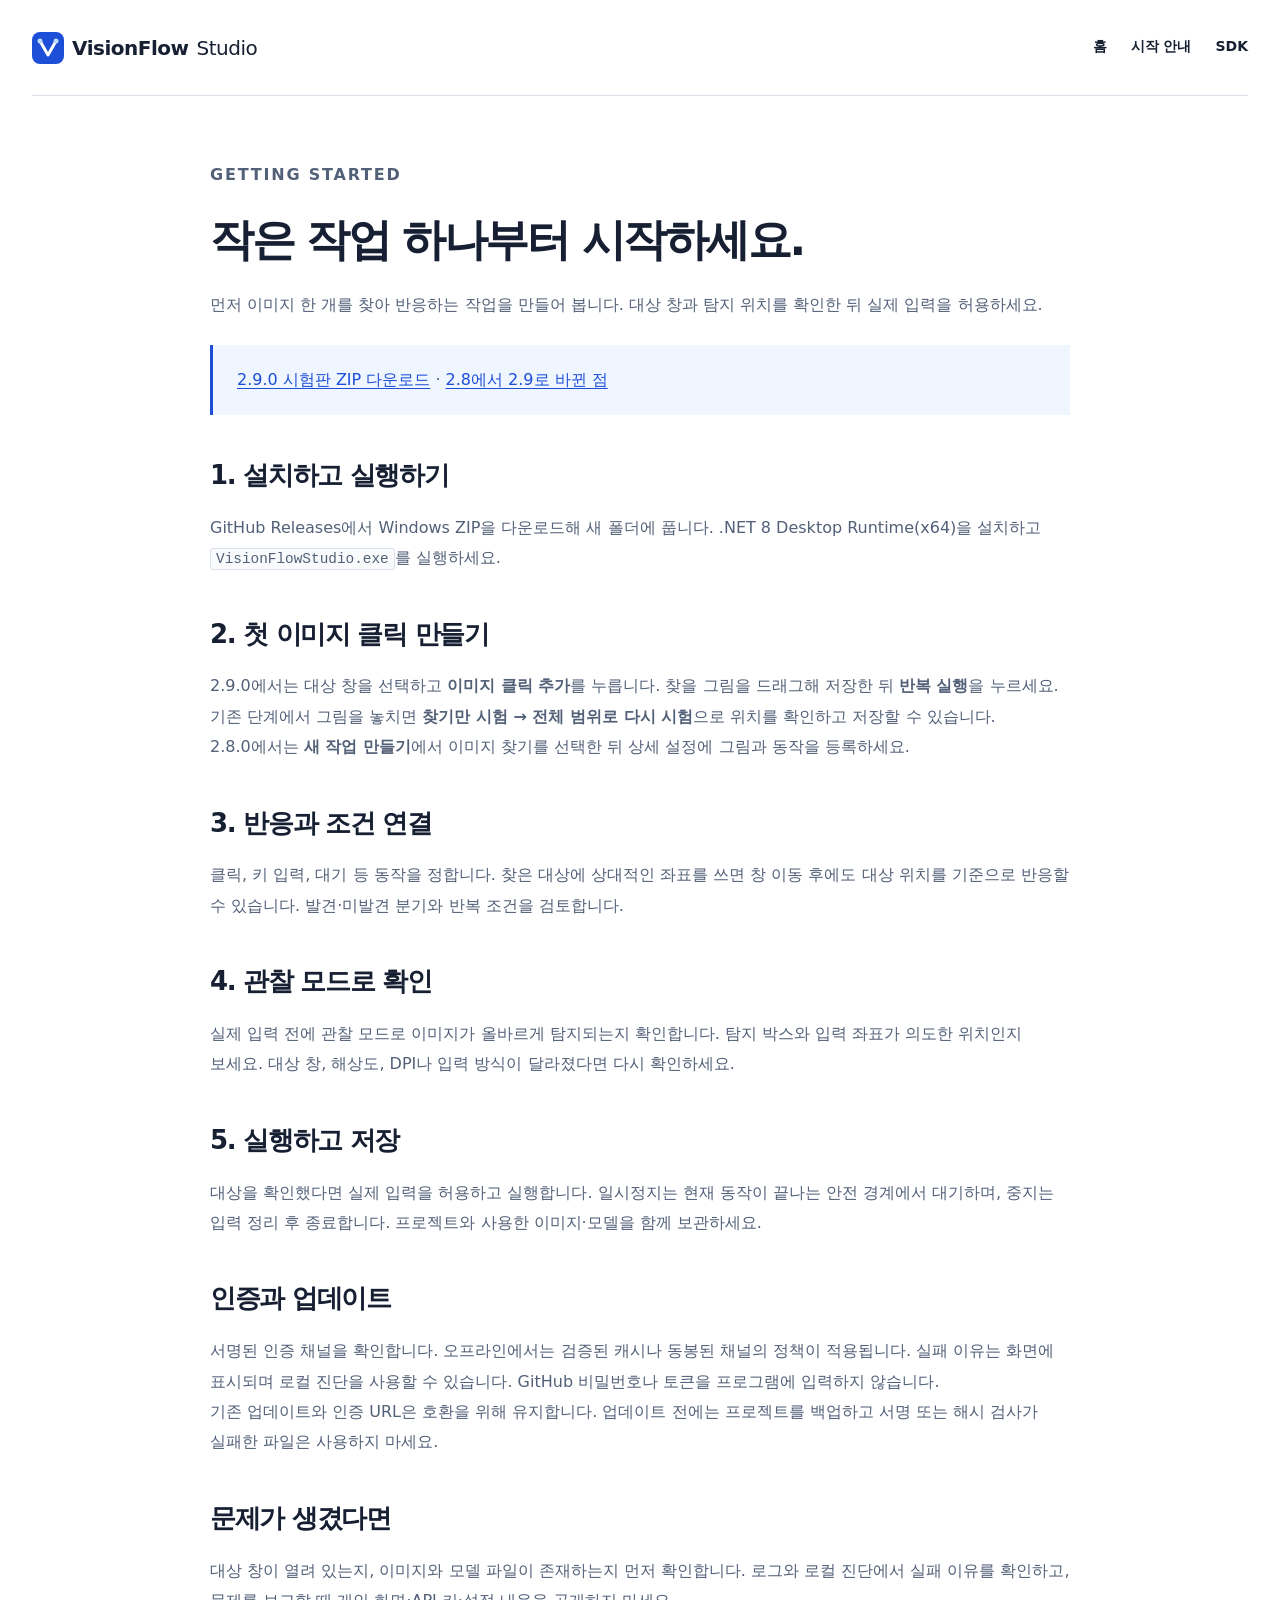
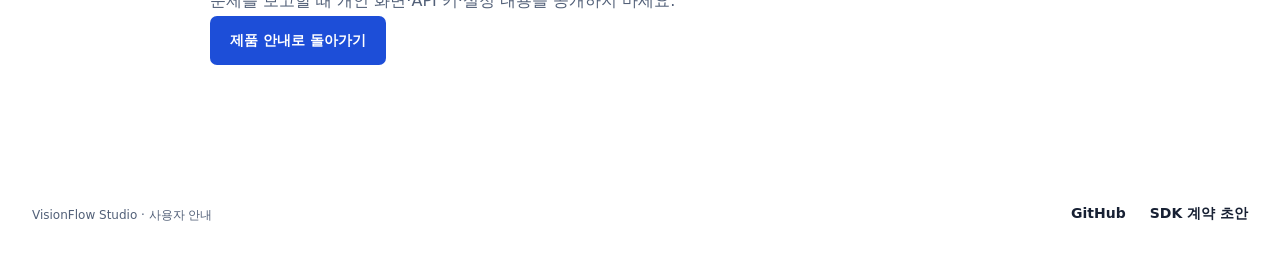
<file: site/docs/getting-started.html>
<!doctype html><html lang="ko"><head><meta charset="utf-8"><meta name="viewport" content="width=device-width,initial-scale=1"><title>첫 프로젝트 만들기 — VisionFlow Studio</title><meta name="description" content="VisionFlow Studio 설치, 대상 선택, 작업 만들기와 관찰 모드 안내."><link rel="icon" href="../favicon.svg"><link rel="stylesheet" href="../styles.css"></head><body><a class="skip-link" href="#main">본문으로 이동</a><header class="site-header wrap"><a class="brand" href="../"><img src="../favicon.svg" width="32" height="32" alt="">VisionFlow <span>Studio</span></a><nav aria-label="주 메뉴"><a href="../">홈</a><a href="getting-started.html" aria-current="page">시작 안내</a><a href="sdk.html">SDK</a></nav></header><main id="main" class="doc-main wrap" tabindex="-1"><p class="eyebrow">GETTING STARTED</p><h1>작은 작업 하나부터 시작하세요.</h1><p>먼저 이미지 한 개를 찾아 반응하는 작업을 만들어 봅니다. 대상 창과 탐지 위치를 확인한 뒤 실제 입력을 허용하세요.</p><div class="notice"><p><a href="https://github.com/ko9ma7/VisionFlow-Studio/releases/download/v2.9.0-preview.20261124/VisionFlow-Studio-v2.9.0-preview-win-x64.zip">2.9.0 시험판 ZIP 다운로드</a> · <a href="https://github.com/ko9ma7/VisionFlow-Studio/blob/main/release-notes/2.9.0.md">2.8에서 2.9로 바뀐 점</a></p></div><h2>1. 설치하고 실행하기</h2><p>GitHub Releases에서 Windows ZIP을 다운로드해 새 폴더에 풉니다. .NET 8 Desktop Runtime(x64)을 설치하고 <code>VisionFlowStudio.exe</code>를 실행하세요.</p><h2>2. 첫 이미지 클릭 만들기</h2><p>2.9.0에서는 대상 창을 선택하고 <strong>이미지 클릭 추가</strong>를 누릅니다. 찾을 그림을 드래그해 저장한 뒤 <strong>반복 실행</strong>을 누르세요. 기존 단계에서 그림을 놓치면 <strong>찾기만 시험 → 전체 범위로 다시 시험</strong>으로 위치를 확인하고 저장할 수 있습니다.</p><p>2.8.0에서는 <strong>새 작업 만들기</strong>에서 이미지 찾기를 선택한 뒤 상세 설정에 그림과 동작을 등록하세요.</p><h2>3. 반응과 조건 연결</h2><p>클릭, 키 입력, 대기 등 동작을 정합니다. 찾은 대상에 상대적인 좌표를 쓰면 창 이동 후에도 대상 위치를 기준으로 반응할 수 있습니다. 발견·미발견 분기와 반복 조건을 검토합니다.</p><h2>4. 관찰 모드로 확인</h2><p>실제 입력 전에 관찰 모드로 이미지가 올바르게 탐지되는지 확인합니다. 탐지 박스와 입력 좌표가 의도한 위치인지 보세요. 대상 창, 해상도, DPI나 입력 방식이 달라졌다면 다시 확인하세요.</p><h2>5. 실행하고 저장</h2><p>대상을 확인했다면 실제 입력을 허용하고 실행합니다. 일시정지는 현재 동작이 끝나는 안전 경계에서 대기하며, 중지는 입력 정리 후 종료합니다. 프로젝트와 사용한 이미지·모델을 함께 보관하세요.</p><h2>인증과 업데이트</h2><p>서명된 인증 채널을 확인합니다. 오프라인에서는 검증된 캐시나 동봉된 채널의 정책이 적용됩니다. 실패 이유는 화면에 표시되며 로컬 진단을 사용할 수 있습니다. GitHub 비밀번호나 토큰을 프로그램에 입력하지 않습니다.</p><p>기존 업데이트와 인증 URL은 호환을 위해 유지합니다. 업데이트 전에는 프로젝트를 백업하고 서명 또는 해시 검사가 실패한 파일은 사용하지 마세요.</p><h2>문제가 생겼다면</h2><p>대상 창이 열려 있는지, 이미지와 모델 파일이 존재하는지 먼저 확인합니다. 로그와 로컬 진단에서 실패 이유를 확인하고, 문제를 보고할 때 개인 화면·API 키·설정 내용을 공개하지 마세요.</p><p><a class="button primary" href="../">제품 안내로 돌아가기</a></p></main><footer class="site-footer wrap"><p>VisionFlow Studio · 사용자 안내</p><nav aria-label="하단 메뉴"><a href="https://github.com/ko9ma7/VisionFlow-Studio">GitHub</a><a href="sdk.html">SDK 계약 초안</a></nav></footer></body></html>
</file>
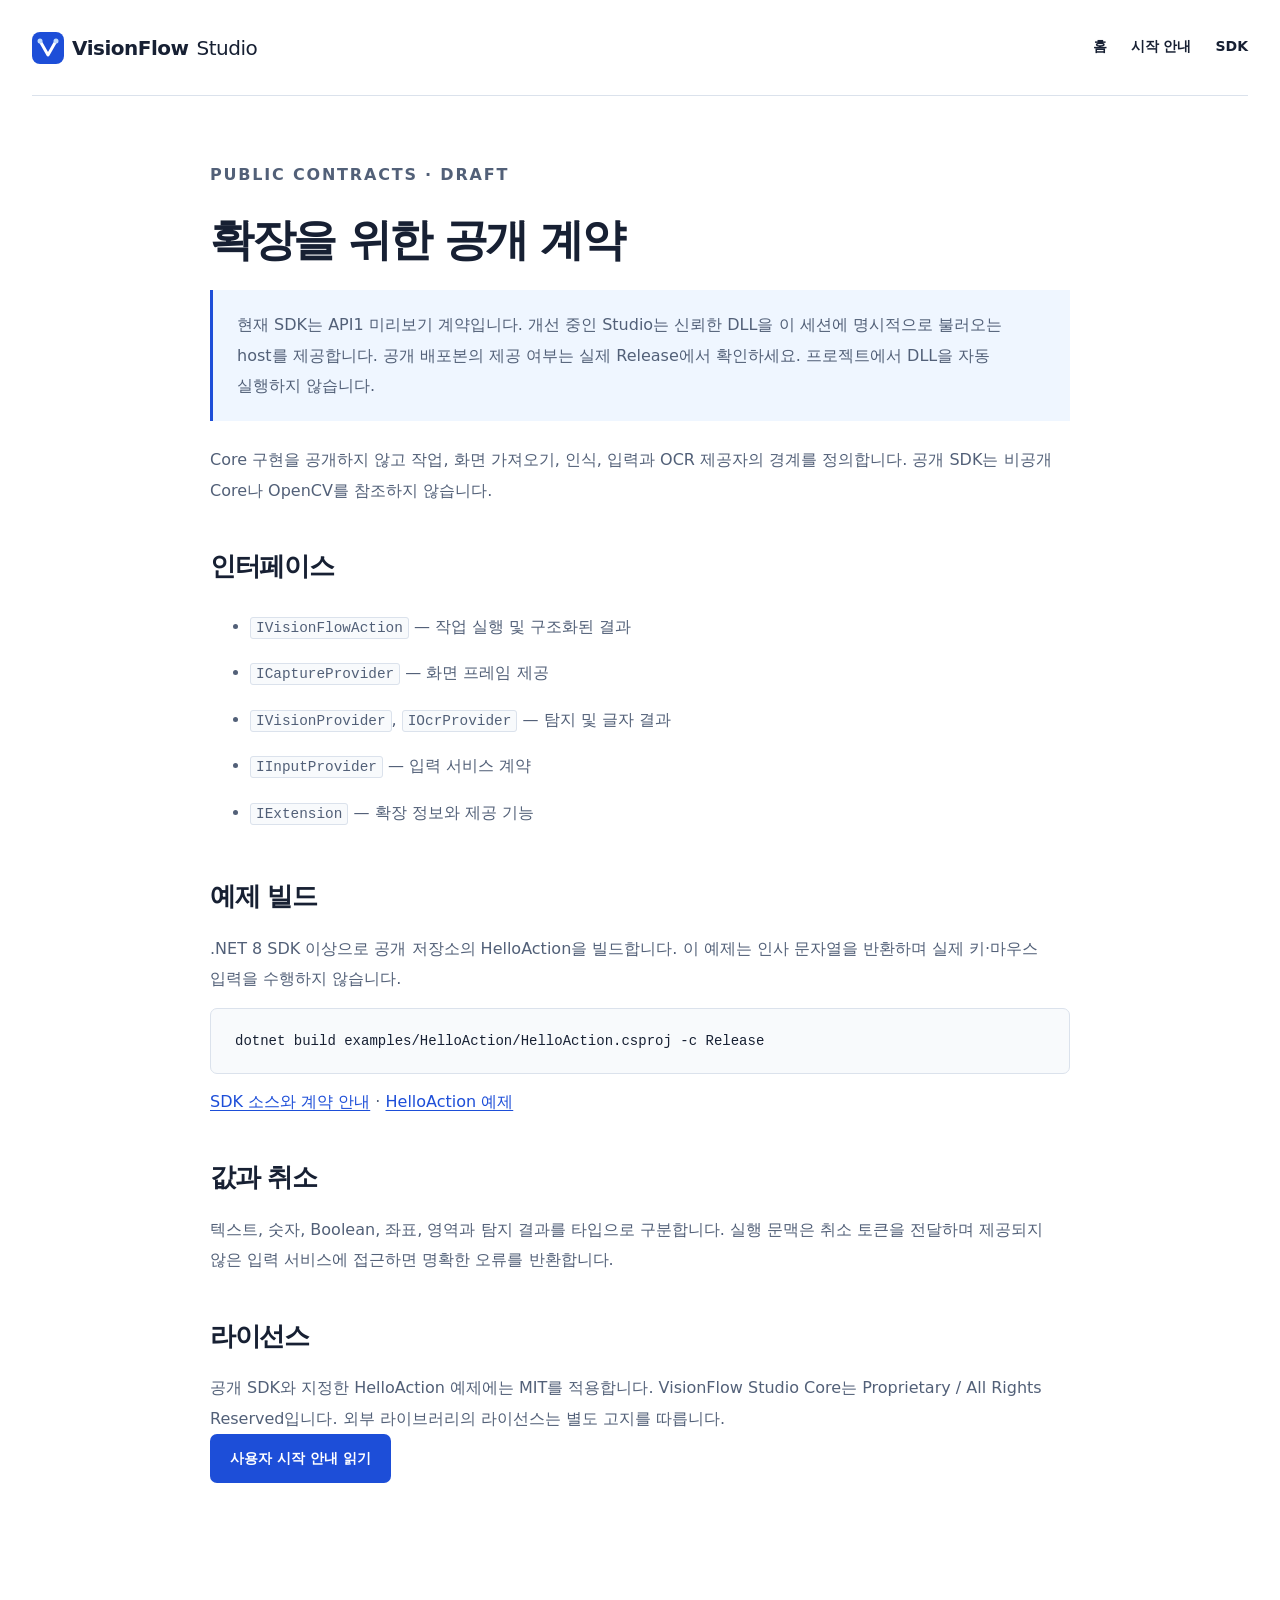
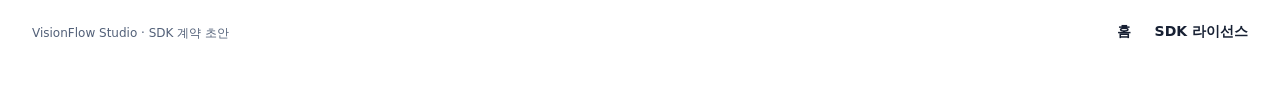
<file: site/docs/sdk.html>
<!doctype html><html lang="ko"><head><meta charset="utf-8"><meta name="viewport" content="width=device-width,initial-scale=1"><title>공개 SDK 미리보기 — VisionFlow Studio</title><meta name="description" content="VisionFlow Studio 공개 인터페이스, 타입 계약, HelloAction 예제와 라이선스 경계."><link rel="icon" href="../favicon.svg"><link rel="stylesheet" href="../styles.css"></head><body><a class="skip-link" href="#main">본문으로 이동</a><header class="site-header wrap"><a class="brand" href="../"><img src="../favicon.svg" width="32" height="32" alt="">VisionFlow <span>Studio</span></a><nav aria-label="주 메뉴"><a href="../">홈</a><a href="getting-started.html">시작 안내</a><a href="sdk.html" aria-current="page">SDK</a></nav></header><main id="main" class="doc-main wrap" tabindex="-1"><p class="eyebrow">PUBLIC CONTRACTS · DRAFT</p><h1>확장을 위한 공개 계약</h1><div class="notice"><p>현재 SDK는 API1 미리보기 계약입니다. 개선 중인 Studio는 신뢰한 DLL을 이 세션에 명시적으로 불러오는 host를 제공합니다. 공개 배포본의 제공 여부는 실제 Release에서 확인하세요. 프로젝트에서 DLL을 자동 실행하지 않습니다.</p></div><p>Core 구현을 공개하지 않고 작업, 화면 가져오기, 인식, 입력과 OCR 제공자의 경계를 정의합니다. 공개 SDK는 비공개 Core나 OpenCV를 참조하지 않습니다.</p><h2>인터페이스</h2><ul><li><code>IVisionFlowAction</code> — 작업 실행 및 구조화된 결과</li><li><code>ICaptureProvider</code> — 화면 프레임 제공</li><li><code>IVisionProvider</code>, <code>IOcrProvider</code> — 탐지 및 글자 결과</li><li><code>IInputProvider</code> — 입력 서비스 계약</li><li><code>IExtension</code> — 확장 정보와 제공 기능</li></ul><h2>예제 빌드</h2><p>.NET 8 SDK 이상으로 공개 저장소의 HelloAction을 빌드합니다. 이 예제는 인사 문자열을 반환하며 실제 키·마우스 입력을 수행하지 않습니다.</p><pre><code>dotnet build examples/HelloAction/HelloAction.csproj -c Release</code></pre><p><a href="https://github.com/ko9ma7/VisionFlow-Studio/tree/main/sdk">SDK 소스와 계약 안내</a> · <a href="https://github.com/ko9ma7/VisionFlow-Studio/tree/main/examples/HelloAction">HelloAction 예제</a></p><h2>값과 취소</h2><p>텍스트, 숫자, Boolean, 좌표, 영역과 탐지 결과를 타입으로 구분합니다. 실행 문맥은 취소 토큰을 전달하며 제공되지 않은 입력 서비스에 접근하면 명확한 오류를 반환합니다.</p><h2>라이선스</h2><p>공개 SDK와 지정한 HelloAction 예제에는 MIT를 적용합니다. VisionFlow Studio Core는 Proprietary / All Rights Reserved입니다. 외부 라이브러리의 라이선스는 별도 고지를 따릅니다.</p><p><a class="button primary" href="getting-started.html">사용자 시작 안내 읽기</a></p></main><footer class="site-footer wrap"><p>VisionFlow Studio · SDK 계약 초안</p><nav aria-label="하단 메뉴"><a href="../">홈</a><a href="https://github.com/ko9ma7/VisionFlow-Studio/blob/main/sdk/LICENSE.txt">SDK 라이선스</a></nav></footer></body></html>
</file>
<file: site/styles.css>
:root{--paper:#fff;--surface:#f8fafc;--ink:#172033;--muted:#526078;--line:#dbe2ec;--accent:#1d4ed8;--accent-hover:#1e40af;--soft:#eff6ff;--width:1240px;--radius:12px;--space:8px;color-scheme:light;font-family:"Segoe UI","Malgun Gothic",system-ui,sans-serif;color:var(--ink);background:var(--paper)}
*{box-sizing:border-box}body{margin:0}a{color:inherit;text-decoration:none}a,button,summary{touch-action:manipulation}a:focus-visible,summary:focus-visible,button:focus-visible{outline:3px solid var(--accent);outline-offset:5px;border-radius:4px}img{max-width:100%;height:auto;display:block}p{line-height:1.75}h1,h2,h3,p,figure{margin:0}h1,h2,h3{text-wrap:balance;word-break:keep-all}p{word-break:keep-all;overflow-wrap:anywhere}.wrap{width:min(calc(100% - 64px),var(--width));margin-inline:auto}.skip-link{position:absolute;left:16px;top:8px;z-index:10;padding:12px 20px;background:var(--ink);color:white;transform:translateY(-150%)}.skip-link:focus{transform:none}.site-header{display:flex;align-items:center;justify-content:space-between;gap:24px;min-height:96px;border-bottom:1px solid var(--line)}.brand{display:inline-flex;align-items:center;gap:8px;font-size:20px;font-weight:700;letter-spacing:-.5px;white-space:nowrap}.brand span{font-weight:400}.site-header nav,.site-footer nav{display:flex;align-items:center;flex-wrap:wrap;gap:24px}.site-header nav a,.site-footer nav a{font-size:14px;font-weight:600;padding-block:12px;min-height:44px}.site-header nav a:hover,.text-link:hover,.site-footer nav a:hover{color:var(--accent)}.hero{display:grid;grid-template-columns:1.03fr 1fr;align-items:center;gap:64px;padding-block:88px 96px}.eyebrow{font-size:11px;font-weight:700;letter-spacing:1.8px;color:var(--accent);line-height:1.5;margin-bottom:24px}h1{font-size:clamp(36px,4.4vw,64px);line-height:1.18;letter-spacing:-2.4px;font-weight:700}h1 span{color:var(--accent)}.lead{font-size:17px;line-height:1.9;color:var(--muted);margin-top:28px}.actions{display:flex;align-items:center;flex-wrap:wrap;gap:24px;margin-top:32px}.button{display:inline-flex;align-items:center;justify-content:center;gap:24px;min-height:48px;padding:14px 20px;border-radius:7px;font-size:14px;font-weight:600;line-height:1.5;transition:background-color .18s,color .18s}.primary{background:var(--accent);color:#fff}.primary:hover{background:var(--accent-hover)}.text-link{font-size:14px;font-weight:600;padding:12px 0;min-height:44px}.requirements{font-size:12px;color:var(--muted);margin-top:20px}.release-state{font-size:12px;color:var(--muted);margin-top:4px}.product-view{background:var(--surface);border:1px solid var(--line);border-radius:var(--radius);overflow:hidden;box-shadow:0 16px 48px -24px #17203335}.view-label{display:flex;align-items:center;gap:8px;padding:15px 16px;font-size:12px;font-weight:600;border-bottom:1px solid var(--line)}.view-label>span:last-child{margin-left:auto;font-size:10px;color:var(--muted)}.status-dot{width:7px;height:7px;border-radius:50%;background:#2563eb}.product-view img{width:100%;border-bottom:1px solid var(--line)}figcaption{padding:12px 16px;font-size:11px;color:var(--muted)}.workflow-section{background:var(--surface);border-block:1px solid var(--line);padding-block:72px 80px}.section-heading{max-width:760px;margin-bottom:40px}.section-heading .eyebrow{margin-bottom:16px}h2{font-size:clamp(28px,3vw,40px);line-height:1.3;letter-spacing:-1.3px}.section-heading>p:last-child:not(.eyebrow){color:var(--muted);font-size:16px;margin-top:16px}.steps{padding:0;margin:0;list-style:none;display:grid;grid-template-columns:repeat(5,1fr);gap:28px}.steps li{border-top:2px solid var(--line);padding-top:20px}.step-number{font-size:12px;color:var(--accent);font-variant-numeric:tabular-nums;font-weight:700}.steps h3{font-size:18px;margin:24px 0 12px}.steps p{font-size:14px;color:var(--muted)}.features{padding-block:88px}.feature-rows article{display:grid;grid-template-columns:160px 1fr 1fr;gap:40px;align-items:start;padding:36px 0;border-top:1px solid var(--line)}.feature-index{font-size:12px;font-weight:600;color:var(--accent);padding-top:4px}.feature-rows h3{font-size:24px;letter-spacing:-.7px;line-height:1.45}.feature-rows p{font-size:15px;color:var(--muted)}.resource-section{background:var(--soft);border-radius:var(--radius);display:grid;grid-template-columns:1fr 1fr;gap:80px;padding:56px}.resource-section p:not(.eyebrow){font-size:15px;color:var(--muted);margin:20px 0 28px}.resource-links a{display:grid;grid-template-columns:1fr auto;gap:8px;padding:28px 0;border-bottom:1px solid #cbdcf7;transition:color .18s}.resource-links a:hover{color:var(--accent)}.resource-links a>span:first-child{font-size:12px;color:var(--muted)}.resource-links strong{grid-column:1;font-size:19px}.resource-links a>span:last-child{grid-column:2;grid-row:1 / 3;align-self:center}.faq{padding-block:88px;max-width:920px}.faq details{border-top:1px solid var(--line)}.faq details:last-child{border-bottom:1px solid var(--line)}summary{cursor:pointer;min-height:64px;padding:22px 36px 22px 0;font-size:16px;font-weight:600;line-height:1.5}.faq details p{padding:0 24px 24px 0;color:var(--muted);font-size:15px;max-width:740px}.final-cta{display:flex;align-items:center;justify-content:space-between;gap:32px;padding:48px 0 64px;border-bottom:1px solid var(--line)}.final-cta .eyebrow{margin-bottom:16px}.final-cta h2{font-size:32px}.site-footer{display:grid;grid-template-columns:1fr auto;gap:24px;padding-block:40px}.site-footer p{font-size:12px;color:var(--muted);margin-top:12px}.license-note{grid-column:1 / -1}.doc-main{max-width:860px;padding-block:64px 88px}.doc-main h1{font-size:44px;margin-bottom:24px}.doc-main h2{font-size:26px;margin:44px 0 20px}.doc-main p,.doc-main li{font-size:16px;line-height:1.9;color:var(--muted)}.doc-main li{padding:8px 0}.doc-main a:not(.button){color:var(--accent);text-decoration:underline;text-underline-offset:3px}.doc-main code{background:var(--surface);padding:2px 5px;border:1px solid var(--line);border-radius:3px;font-size:.9em}.doc-main .notice{padding:20px 24px;background:var(--soft);border-left:3px solid var(--accent);margin:24px 0}.doc-main pre{padding:24px;background:var(--surface);overflow:auto;border:1px solid var(--line);border-radius:7px}.doc-main pre code{padding:0;border:0;background:none;font-size:14px}
@media(max-width:1100px){.hero{gap:32px;padding-block:64px}.actions{gap:12px}.resource-section{gap:40px;padding:40px}.feature-rows article{grid-template-columns:120px 1fr 1fr;gap:24px}}
@media(max-width:800px){.wrap{width:calc(100% - 40px)}.site-header{flex-wrap:wrap;padding-block:20px;gap:12px}.site-header nav{gap:20px;width:100%}.hero{grid-template-columns:1fr;gap:40px;padding-block:48px 56px}.hero-copy{max-width:600px}h1{font-size:48px}.product-view{max-width:640px}.workflow-section{padding-block:48px}.steps{grid-template-columns:repeat(2,1fr);gap:28px}.steps h3{margin-top:16px}.features{padding-block:56px}.feature-rows article{grid-template-columns:1fr;gap:12px;padding-block:28px}.feature-index{padding:0}.resource-section{grid-template-columns:1fr;padding:32px;gap:24px}.resource-links a:first-child{padding-top:0}.faq{padding-block:56px}.final-cta{align-items:start;flex-direction:column}.site-footer{grid-template-columns:1fr}.site-footer nav{gap:20px}.doc-main h1{font-size:36px}}
@media(max-width:420px){h1{font-size:36px;letter-spacing:-1.5px}.site-header nav{gap:16px}.site-header nav a{font-size:12px}.lead{font-size:16px}.lead br{display:none}.actions{align-items:start;flex-direction:column;gap:8px}.steps{gap:24px 20px}.steps p{font-size:13px}.resource-section{padding:28px 24px}.view-label{font-size:11px}.final-cta h2{font-size:28px}}
@media(prefers-reduced-motion:reduce){*{scroll-behavior:auto!important;transition:none!important}}
</file>
